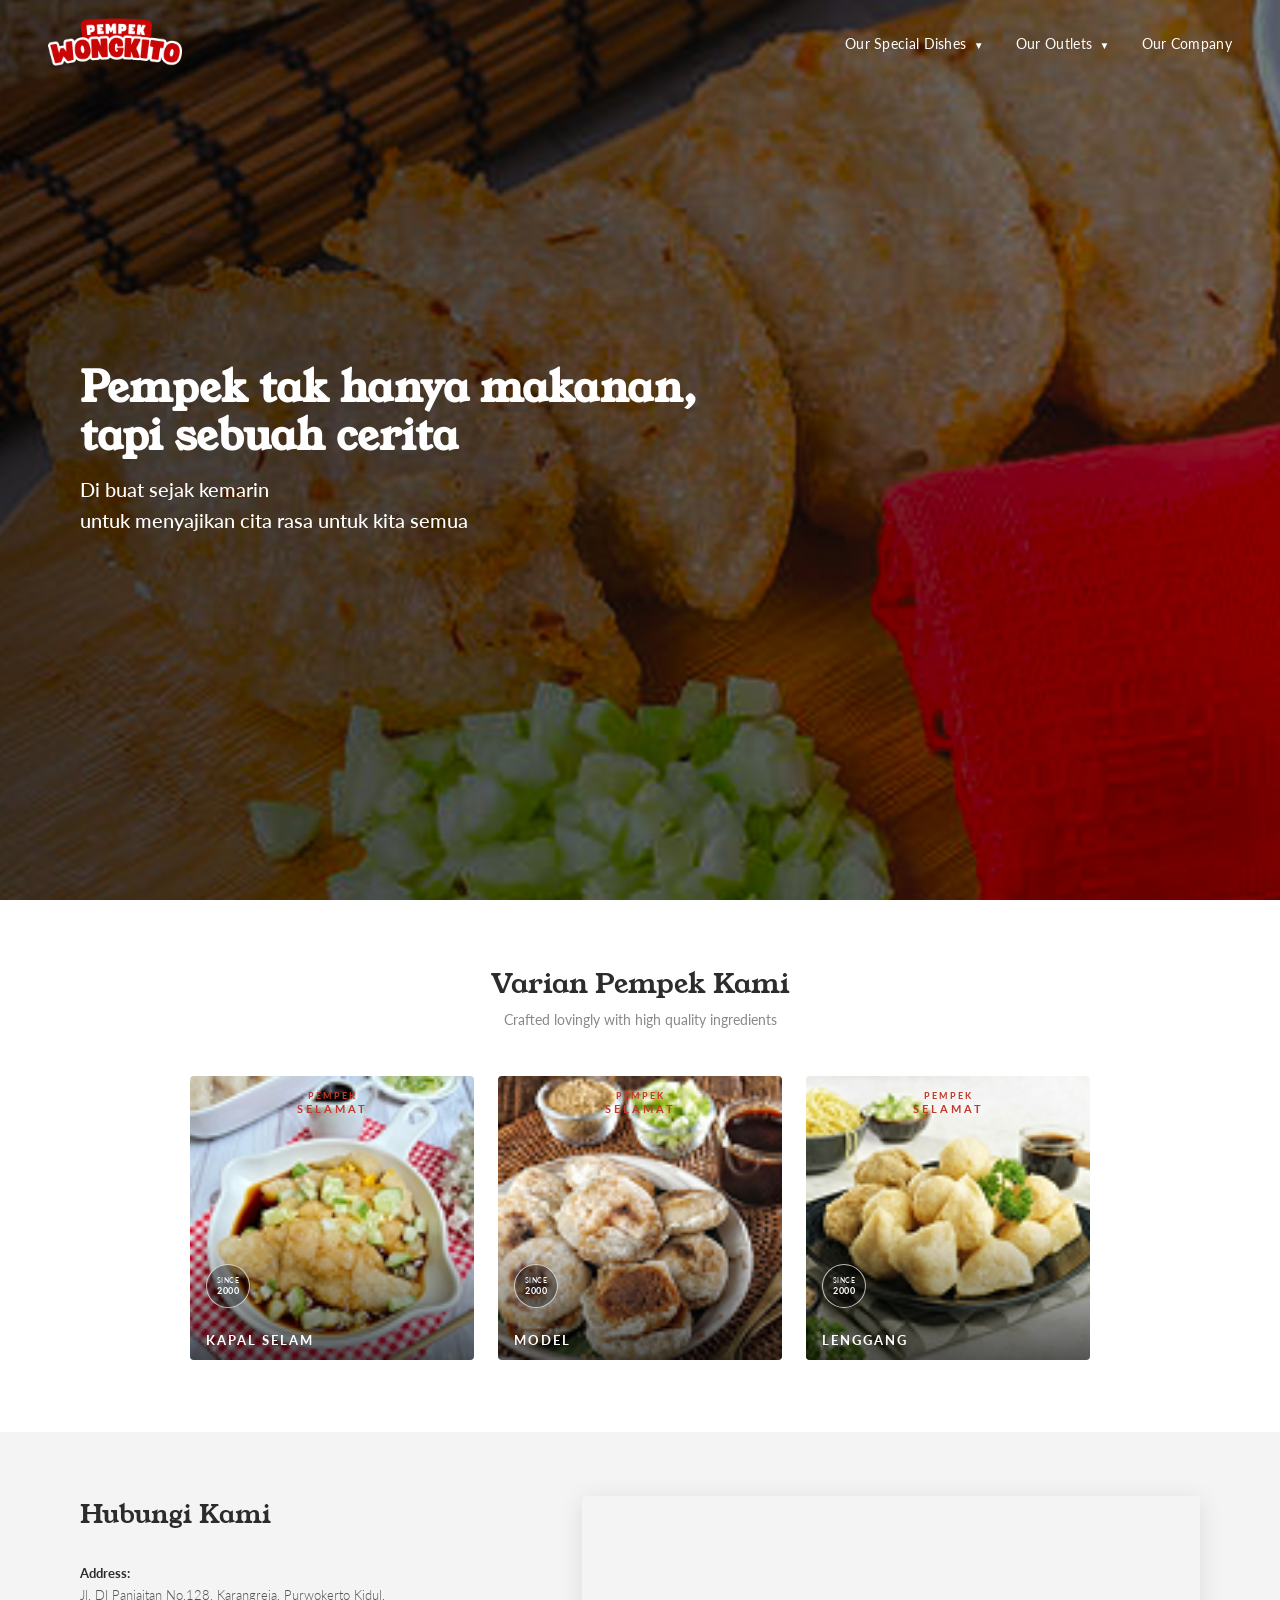
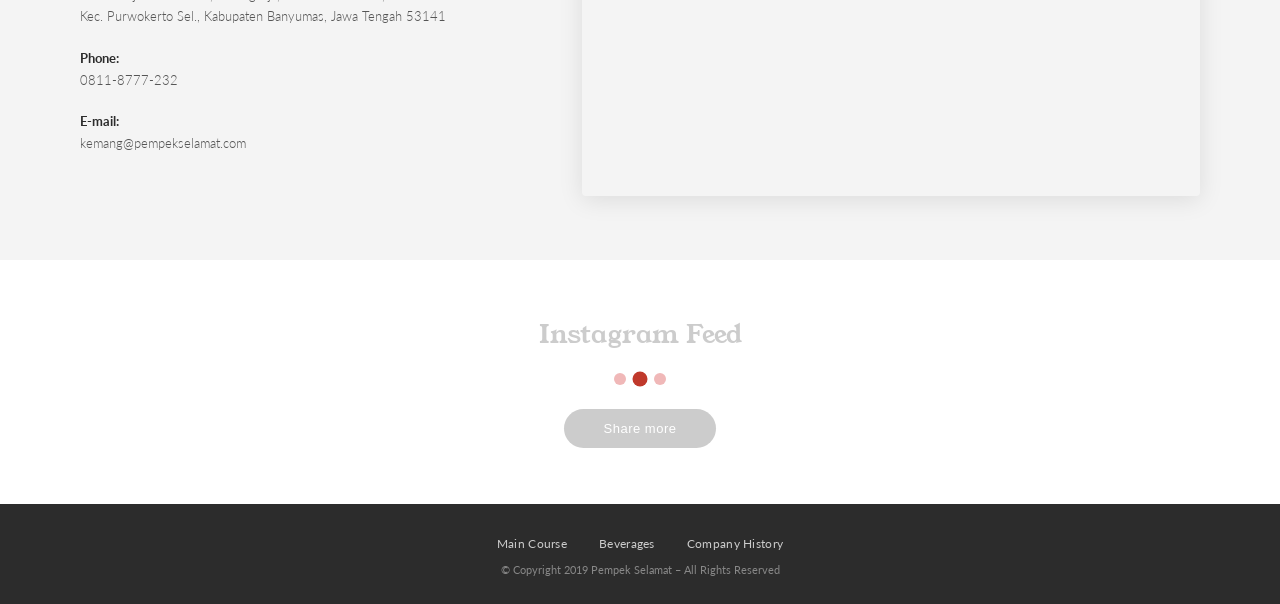
<file: index.html>
<!DOCTYPE html>
<html lang="id">
<head>
  <meta charset="UTF-8" />
  <meta name="viewport" content="width=device-width, initial-scale=1.0"/>
  <title>Pempek Wong Kito</title>
  <link rel="stylesheet" href="style.css" />
  <link href="https://fonts.googleapis.com/css2?family=Playfair+Display:wght@700&family=Lato:wght@300;400;700&display=swap" rel="stylesheet"/>
  <link href="https://fonts.googleapis.com/css2?family=Young+Serif&display=swap" rel="stylesheet">
</head>
<body>

  <!-- NAVBAR -->
  <nav class="navbar navbar--scrolled">
    <div class="navbar__logo">
       <a href="index.html">
      <img src="logo/Group 1.png" alt="Pempek Wongkito" class="navbar__logo-img" />
      </a>
    </div>
    <ul class="navbar__menu">
       <li class="dropdown">
    <a href="#">Our Special Dishes <span>&#9660;</span></a>
    <ul class="dropdown-menu">
      <li><a href="main-course.html">Main Course</a></li>
      <li><a href="#">Beverages</a></li>
    </ul>
  </li>
   <li class="dropdown">
    <a href="#">Our Outlets <span>&#9660;</span></a>
    <ul class="dropdown-menu">
      <li><a href="#">Depok</a></li>
      <li><a href="#">Purwokerto</a></li>
      <li><a href="#">Palembang</a></li>
      <li><a href="#">Rawalo</a></li>
    </ul>
  </li>

  <li><a href="about.html">Our Company</a></li>
</ul>
  </nav>

  <!-- HERO -->
  <section class="hero">
    <div class="hero__overlay"></div>
    <div class="hero__content">
      <h1>Pempek tak hanya makanan,<br>tapi sebuah cerita</h1>
      <p>Di buat sejak kemarin<br/>
        untuk menyajikan cita rasa untuk kita semua</p>
    </div>
  </section>

  <!-- SPECIAL DISHES -->
  <section class="dishes">
    <div class="dishes__header">
      <h2>Varian Pempek Kami</h2>
      <p>Crafted lovingly with high quality ingredients</p>
    </div>
    <div class="dishes__grid">

      <div class="dish-card">
        <div class="dish-card__img dish-card__img--1">
          <div class="dish-card__badge">
            <span>SINCE</span>
            <strong>2000</strong>
          </div>
          <div class="dish-card__logo">PEMPEK<br/><strong>SELAMAT</strong></div>
        </div>
        <div class="dish-card__label">KAPAL SELAM</div>
      </div>

      <div class="dish-card">
        <div class="dish-card__img dish-card__img--2">
          <div class="dish-card__badge">
            <span>SINCE</span>
            <strong>2000</strong>
          </div>
          <div class="dish-card__logo">PEMPEK<br/><strong>SELAMAT</strong></div>
        </div>
        <div class="dish-card__label">MODEL</div>
      </div>

      <div class="dish-card">
        <div class="dish-card__img dish-card__img--3">
          <div class="dish-card__badge">
            <span>SINCE</span>
            <strong>2000</strong>
          </div>
          <div class="dish-card__logo">PEMPEK<br/><strong>SELAMAT</strong></div>
        </div>
        <div class="dish-card__label">LENGGANG</div>
      </div>

    </div>
  </section>

  <!-- CONTACTS -->
  <section class="contacts">
    <div class="contacts__info">
      <h2>Hubungi Kami</h2>
      <div class="contacts__item">
        <strong>Address:</strong>
        <p>Jl. DI Panjaitan No.128, Karangreja, Purwokerto Kidul,<br/>
           Kec. Purwokerto Sel., Kabupaten Banyumas, Jawa Tengah 53141</p>
      </div>
      <div class="contacts__item">
        <strong>Phone:</strong>
        <p>0811-8777-232</p>
      </div>
      <div class="contacts__item">
        <strong>E-mail:</strong>
        <p>kemang@pempekselamat.com</p>
      </div>
    </div>
    <div class="contacts__map">
      <iframe src="https://www.google.com/maps/embed?pb=!1m18!1m12!1m3!1d3956.270667328969!2d109.24638807504856!3d-7.43527299257555!2m3!1f0!2f0!3f0!3m2!1i1024!2i768!4f13.1!3m3!1m2!1s0x2e655e9d1768e4d1%3A0x959269c10818fa0c!2sSMK%20Telkom%20Purwokerto!5e0!3m2!1sen!2sid!4v1775029997828!5m2!1sen!2sid" 
      width="600" height="450" style="border:0;" allowfullscreen="" loading="lazy" referrerpolicy="no-referrer-when-downgrade">
    </iframe>
    </div>
  </section>

  <!-- INSTAGRAM FEED -->
  <section class="instagram">
    <h2>Instagram Feed</h2>
    <div class="instagram__dots">
      <span class="dot"></span>
      <span class="dot dot--active"></span>
      <span class="dot"></span>
    </div>
    <button class="instagram__btn">Share more</button>
  </section>

  <!-- FOOTER -->
  <footer class="footer">
    <ul class="footer__links">
      <li><a href="main-course.html">Main Course</a></li>
      <li><a href="#">Beverages</a></li>
      <li><a href="#">Company History</a></li>
    </ul>
    <p class="footer__copy">&copy; Copyright 2019 Pempek Selamat &ndash; All Rights Reserved</p>
  </footer>

  <script src="script.js"></script>
</body>
</html>
</file>
<file: style.css>
/* ============================================
   PEMPEK SELAMAT — style.css
   ============================================ */

*, *::before, *::after {
  box-sizing: border-box;
  margin: 0;
  padding: 0;
}

:root {
  --red:       #c0392b;
  --dark:      #2c2c2c;
  --gray-bg:   #f4f4f4;
  --gray-text: #888;
  --white:     #ffffff;
  --font-display: 'Young Serif', serif;
  --font-body:    'Lato', sans-serif;
}

body {
  font-family: var(--font-body);
  color: var(--dark);
  background: var(--white);
}

/* ============================================
   NAVBAR
   ============================================ */
/* .navbar {
  position: fixed;
  top: 0;
  left: 0;
  width: 100%;
  z-index: 100;
  display: flex;
  align-items: center;
  justify-content: space-between;
  padding: 18px 48px;
  background: transparent;
  transition: transform 0.3s ease;
} */
.navbar {
  top: 0;
  padding: 18px 48px;
  z-index: 100;
  display: flex;
  align-items: center;
  left: 0;
  justify-content: space-between;
  position: fixed;
  width: 100%;
  background-color: transparent;
  border-color: transparent;
  box-shadow: none;
  transition: background-color 0.1s cubic-bezier(0.22, 1, 0.36, 1), border-color 0.1s cubic-bezier(0.22, 1, 0.36, 1), box-shadow 0.1s cubic-bezier(0.22, 1, 0.36, 1), backdrop-filter 0.1s cubic-bezier(0.22, 1, 0.36, 1);
}

.navbar.scrolled {
  background-color: rgba(255, 255, 255, 0.3);
  backdrop-filter: blur(4px);
  border-color: rgba(255, 255, 255, 0.2);
  box-shadow: 0 4px 6px rgba(0, 0, 0, 0.1);
}

.navbar--hidden {
  transform: translateY(-100%);
}

.navbar__logo {
  display: flex;
  align-items: center;
}

.navbar__logo-img {
  height: 48px;
  width: auto;
  object-fit: contain;
  display: block;
  filter: drop-shadow(0 2px 4px rgba(0,0,0,0.25));
  transition: transform 0.3s ease;
}

.navbar__logo-img:hover {
  transform: scale(1.05);
}

/* When navbar scrolled, keep logo visible */
.navbar--scrolled 
.navbar__logo-img {
  filter: drop-shadow(0 1px 3px rgba(0,0,0,0.15));
}

.navbar__menu {
  list-style: none;
  display: flex;
  gap: 32px;
}

.navbar__menu li a {
  text-decoration: none;
  color: var(--white);
  font-size: 14px;
  font-weight: 400;
  letter-spacing: 0.3px;
  transition: opacity 0.2s;
}

.navbar__menu li a:hover {
  opacity: 0.75;
}

.navbar__menu li a span {
  font-size: 10px;
  margin-left: 3px;
}
.dropdown {
  position: relative;
}

.dropdown-menu {
  position: absolute;
  top: 100%;
  left: 0;
  background: white;
  list-style: none;
  padding: 10px 0;
  margin: 0;
  min-width: 160px;
  display: none;
  border-radius: 6px;
}

.dropdown-menu li {
  padding: 8px 16px;
}

.dropdown-menu li a {
  color: black;
  text-decoration: none;
  font-size: 14px;
}

.dropdown-menu li:hover {
  background: #f2f2f2;
}

/* ============================================
   HERO
   ============================================ */
.hero {
  position: relative;
  width: 100%;
  height: 100vh;
  background-image: url('menu\ pempek/banner.png');
  background-size: cover;
  display: flex;
  align-items: center;
}

.hero__overlay {
  position: absolute;
  inset: 0;
  background: linear-gradient(to right, rgba(0,0,0,0.58) 0%, rgba(0,0,0,0.18) 100%);
}

.hero__content {
  position: relative;
  z-index: 1;
  padding-left: 80px;
  max-width: 1000px;
}

.hero__content h1 {
  font-family: var(--font-display);
  font-size: 42px;
  color: var(--white);
  margin-bottom: 14px;
  line-height: 1.15;
}

.hero__content p {
  font-size: 20px;
  color: var(--white);
  font-weight: 500;
  line-height: 1.55;
}

/* ============================================
   SPECIAL DISHES
   ============================================ */
.dishes {
  padding: 64px 48px 72px;
  text-align: center;
  background: var(--white);
}

.dishes__header h2 {
  font-family: var(--font-display);
  font-size: 28px;
  font-weight: 400;
  color: var(--dark);
  margin-bottom: 8px;
}

.dishes__header p {
  font-size: 14px;
  color: var(--gray-text);
  margin-bottom: 48px;
}

.dishes__grid {
  display: grid;
  grid-template-columns: repeat(3, 1fr);
  gap: 24px;
  max-width: 900px;
  margin: 0 auto;
}

/* Dish Card */
.dish-card {
  position: relative;
  border-radius: 4px;
  overflow: hidden;
  cursor: pointer;
}

.dish-card__img {
  position: relative;
  width: 100%;
  padding-bottom: 100%;   /* square ratio */
  background-size: cover;
  background-position: center;
  transition: transform 0.4s ease;
}

.dish-card:hover .dish-card__img {
  transform: scale(1.04);
}

/* Placeholder food photos via Unsplash */
.dish-card__img--1 {
  background-image: url('menu\ pempek/menu1.png');
}
.dish-card__img--2 {
  background-image: url('menu\ pempek/menu2.png');
}
.dish-card__img--3 {
  background-image: url('menu\ pempek/menu3.png');
}

/* Dark gradient at bottom of each card */
.dish-card__img::after {
  content: '';
  position: absolute;
  bottom: 0; left: 0; right: 0;
  height: 50%;
  background: linear-gradient(to top, rgba(0,0,0,0.65), transparent);
}

/* Red brand logo on each card */
.dish-card__logo {
  position: absolute;
  top: 14px;
  left: 50%;
  transform: translateX(-50%);
  z-index: 2;
  text-align: center;
  font-size: 9px;
  letter-spacing: 2px;
  line-height: 1.3;
  color: var(--red);
  font-weight: 700;
}

.dish-card__logo strong {
  display: block;
  font-size: 11px;
  letter-spacing: 3px;
}

/* Circular "Since 2000" badge */
.dish-card__badge {
  position: absolute;
  bottom: 52px;
  left: 16px;
  z-index: 2;
  width: 44px;
  height: 44px;
  border-radius: 50%;
  border: 1.5px solid rgba(255,255,255,0.7);
  background: rgba(0,0,0,0.35);
  display: flex;
  flex-direction: column;
  align-items: center;
  justify-content: center;
  color: var(--white);
  font-size: 7px;
  letter-spacing: 0.5px;
  text-align: center;
  line-height: 1.3;
}

.dish-card__badge strong {
  display: block;
  font-size: 9px;
  font-weight: 700;
}

/* Dish name label */
.dish-card__label {
  position: absolute;
  bottom: 0;
  left: 0; right: 0;
  z-index: 3;
  padding: 12px 16px;
  color: var(--white);
  font-size: 13px;
  font-weight: 700;
  letter-spacing: 2px;
  text-align: left;
}

/* ============================================
   CONTACTS
   ============================================ */
.contacts {
  background: var(--gray-bg);
  padding: 64px 80px;
  display: flex;
  gap: 60px;
  align-items: flex-start;
}

.contacts__info {
  flex: 1;
  min-width: 260px;
}

.contacts__info h2 {
  font-family: var(--font-display);
  font-size: 26px;
  font-weight: 400;
  margin-bottom: 32px;
  color: var(--dark);
}

.contacts__item {
  margin-bottom: 22px;
}

.contacts__item strong {
  display: block;
  font-size: 13px;
  font-weight: 700;
  margin-bottom: 4px;
  color: var(--dark);
}

.contacts__item p {
  font-size: 13px;
  font-weight: 300;
  color: #555;
  line-height: 1.65;
}

.contacts__map {
  flex: 1.4;
  border-radius: 4px;
  overflow: hidden;
  box-shadow: 0 4px 24px rgba(0,0,0,0.10);
  min-height: 300px;
}

.contacts__map iframe {
  display: block;
  width: 100%;
  height: 300px;
  border: 0;
}

/* ============================================
   INSTAGRAM FEED
   ============================================ */
.instagram {
  padding: 56px 48px;
  text-align: center;
  background: var(--white);
}

.instagram h2 {
  font-family: var(--font-display);
  font-size: 26px;
  font-weight: 400;
  color: #ccc;
  margin-bottom: 20px;
}

.instagram__dots {
  display: flex;
  justify-content: center;
  gap: 8px;
  margin-bottom: 24px;
}

.dot {
  width: 12px;
  height: 12px;
  border-radius: 50%;
  background: #f0b8b8;
  display: inline-block;
}

.dot--active {
  background: var(--red);
}

.instagram__btn {
  display: inline-block;
  padding: 12px 40px;
  border-radius: 30px;
  background: #ccc;
  color: var(--white);
  font-size: 13px;
  font-weight: 400;
  letter-spacing: 0.5px;
  border: none;
  cursor: pointer;
  transition: background 0.2s;
}

.instagram__btn:hover {
  background: #bbb;
}

/* ============================================
   FOOTER
   ============================================ */
.footer {
  background: #2c2c2c;
  padding: 28px 48px;
  text-align: center;
}

.footer__links {
  list-style: none;
  display: flex;
  justify-content: center;
  gap: 32px;
  margin-bottom: 12px;
}

.footer__links li a {
  text-decoration: none;
  color: #ccc;
  font-size: 12px;
  font-weight: 400;
  letter-spacing: 0.3px;
  transition: color 0.2s;
}

.footer__links li a:hover {
  color: var(--white);
}

.footer__copy {
  font-size: 11px;
  color: #888;
}

/* ============================================
   RESPONSIVE
   ============================================ */
@media (max-width: 860px) {
  .navbar {
    padding: 16px 24px;
  }

  .hero__content {
    padding-left: 32px;
  }

  .hero__content h1 {
    font-size: 30px;
  }

  .hero__content p {
    font-size: 16px;
  }

  .dishes {
    padding: 48px 24px;
  }

  .dishes__grid {
    grid-template-columns: 1fr;
    max-width: 400px;
  }

  .contacts {
    flex-direction: column;
    padding: 48px 24px;
    gap: 32px;
  }

  .contacts__map {
    width: 100%;
  }

  .footer__links {
    gap: 16px;
  }
}

/* ============================================
   JS ANIMATION SUPPORT
   ============================================ */

/* Navbar — solid background on scroll */
.navbar {
  transition: background 0.4s ease, box-shadow 0.4s ease;
}
.navbar--scrolled {
  background: rgba(255, 255, 255, 0.97) !important;
  box-shadow: 0 2px 18px rgba(0,0,0,0.10);
}
.navbar--scrolled .navbar__menu li a {
  color: var(--dark);
}

/* Dish cards — smooth tilt transform */
.dish-card {
  transition: transform 0.5s ease;
}

/* Button ripple effect */
.instagram__btn {
  position: relative;
  overflow: hidden;
}
.btn-ripple {
  position: absolute;
  width: 0;
  height: 0;
  background: rgba(255,255,255,0.45);
  border-radius: 50%;
  transform: translate(-50%, -50%);
  animation: ripple-expand 0.6s ease-out forwards;
  pointer-events: none;
}
@keyframes ripple-expand {
  to {
    width: 200px;
    height: 200px;
    opacity: 0;
  }
}

/* Instagram dot transition */
.dot {
  transition: background 0.4s ease, transform 0.3s ease;
}
.dot--active {
  transform: scale(1.25);
}
</file>
